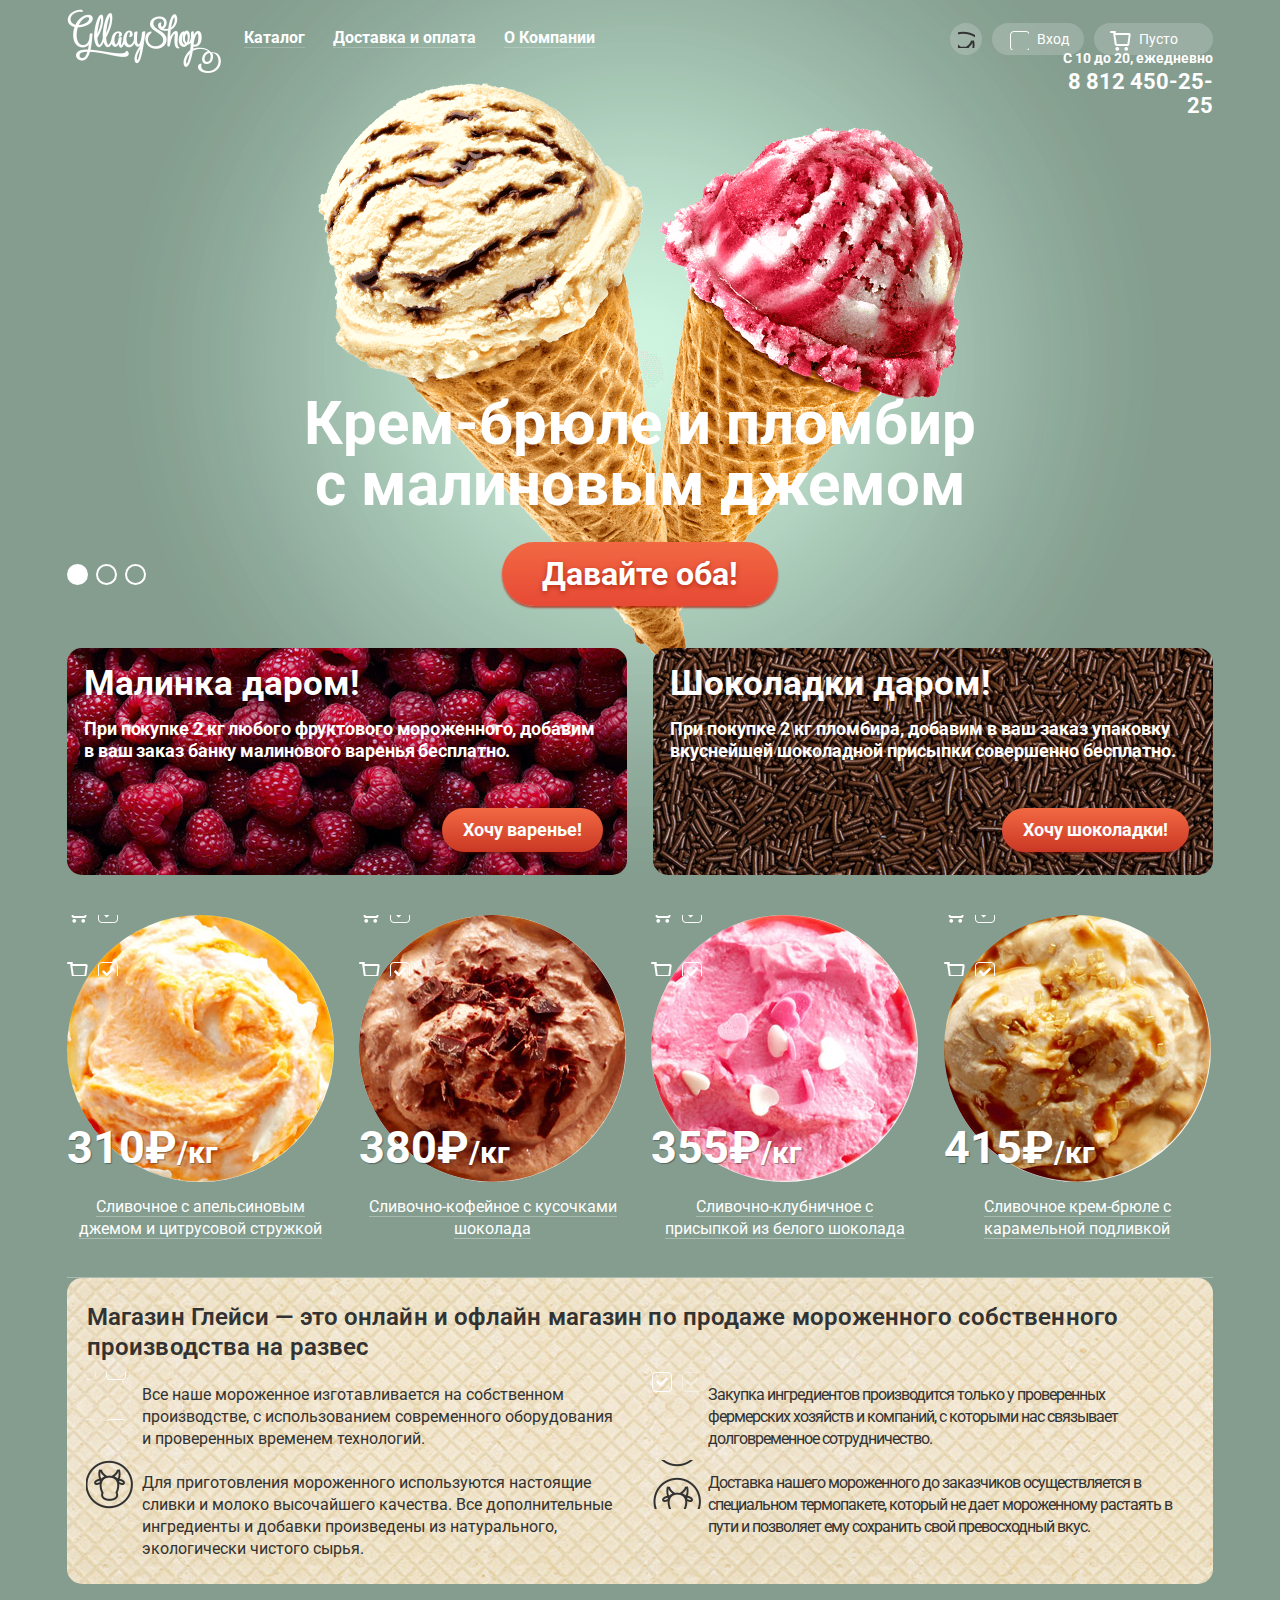
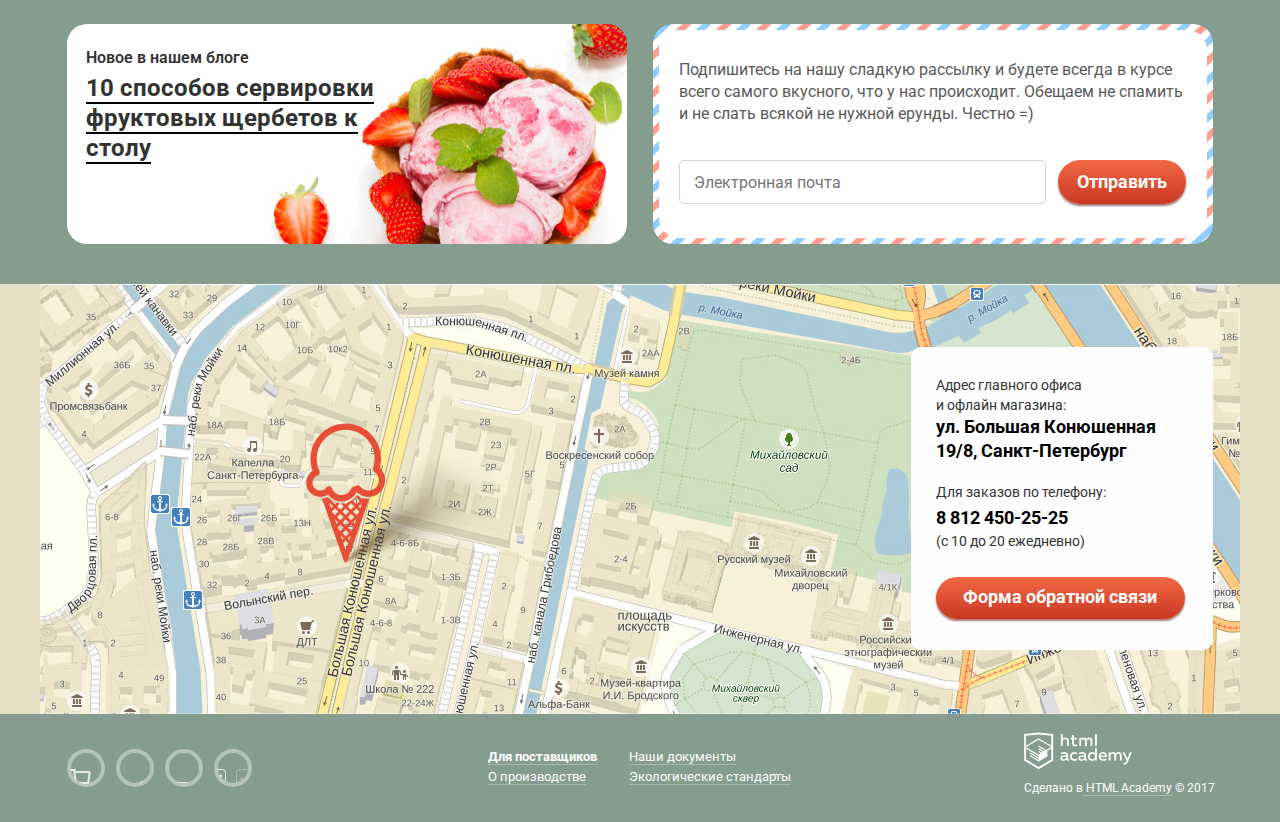
<file: index.html>
<!DOCTYPE html>
<html lang="ru">
  <head>
    <meta charset="utf-8">
    <title>HTML Academy: Глейси</title>
    <link rel="stylesheet" type="text/css" href="css/normalize.css">
    <link rel="stylesheet" type="text/css" href="css/style.min.css">
    <link href="https://fonts.googleapis.com/css?family=Roboto:400,500,700&amp;subset=cyrillic" rel="stylesheet"> 
  </head>
  <body>
    <input type="radio" id="btn_1" name="toggle" checked>
    <input type="radio" id="btn_2" name="toggle">
    <input type="radio" id="btn_3" name="toggle">
    <div class="site_wrapper">
      <div class="content_wrapper">
        <header class="main_header">
          <div class="main_logo">
            <img src="img/logo.png" width="154" height="64" alt="Глейси">
          </div>
          <nav class="main_nav">
            <ul class="main_nav_list">
              <li class="main_nav_list_item">
                <a href="#">Каталог</a>
                  <ul class="sub_catalog">
                    <li class="sub_catalog_item">
                      <a href="#">Новинки</a>
                    </li>
                    <li class="sub_catalog_item">
                      <a href="catalog.html">Сливочное</a>
                    </li>
                    <li class="sub_catalog_item">
                      <a href="#">Щербеты</a>
                    </li>
                    <li class="sub_catalog_item">
                      <a href="#">Фруктовый лед</a>
                    </li>
                    <li class="sub_catalog_item">
                      <a href="#">Мелорин</a>
                    </li> 
                  </ul>
                </li>
              <li class="main_nav_list_item">
                <a href="#">Доставка и оплата</a>
              </li>
              <li class="main_nav_list_item">
                <a href="#">О Компании</a>
              </li>
            </ul>
          </nav>
          <div class="user_block">
            <ul>
              <li class="ub_list_item">
                <a class="btn_search" href="#">Поиск</a>
                <div class="search_dialog">
                  <form action="https://echo.htmlacademy.ru/" method="post">
                    <input class="input_field" type="text" name="search" placeholder="Что ищем?" required>
                    <label class="input_field_label" for="search">Что ищем?</label>
                  </form>
                </div>
              </li>
              <li class="ub_list_item">
                <a class="btn_login" href="#">Вход</a>
                <div class="login_dialog">
                  <form action="https://echo.htmlacademy.ru/" method="post">
                    <input class="input_field" type="email" name="email" placeholder="Электронная почта" required>
                    <label class="input_field_label" for="email">Электронная почта</label>
                    <input class="input_field" type="password" name="password" placeholder="Пароль" required>
                    <label class="input_field_label" for="password">Пароль</label>
                    <button class="btn" type="submit">Войти</button>
                    <p>
                      <a class="negativ" href="#">Забыли пароль?</a>
                      <a class="negativ" href="#">Новая регистрация</a>
                    </p>
                  </form>
                </div>
              </li>
              <li class="ub_list_item">
                <a class ="btn_cart" href="#">Пусто</a>
              </li>
            </ul>
          </div>
        <div class="header_contacts">
          <span>С 10 до 20, ежедневно</span><br>
          <span><b>8 812 450-25-25</b></span>
        </div>
      </header>
      <div class="slider">
        <div class="slide" id="slide1">
          <p class="slide_title">Крем-брюле и пломбир с малиновым джемом</p>
          <a class="slide_btn" href="#">Давайте оба!</a>
        </div>
        <div class="slide" id="slide2">
          <p class="slide_title">Шоколадный пломбир и лимонный сорбет</p>
          <a class="slide_btn" href="#">Давайте оба!</a>
        </div>
        <div class="slide" id="slide3">
          <p class="slide_title">Пломбир с помадкой и клубничный щербет</p>
          <a class="slide_btn" href="#">Давайте оба!</a>
        </div>
        <div class="slider_controls">
          <label for="btn_1"></label>
          <label for="btn_2"></label>
          <label for="btn_3"></label>
        </div>
      </div>
      <main class="main_content">
        <section class="promo_features">
          <div class="promo left">
            <h3 class="promo_phrase">Малинка даром!</h3>
            <p>При покупке 2 кг любого фруктового мороженного, добавим в ваш заказ банку малинового варенья бесплатно.</p>
            <a class="btn" href="#">Хочу варенье!</a>
          </div>
          <div class="promo right">
            <h3 class="promo_phrase">Шоколадки даром!</h3>
            <p>При покупке 2 кг пломбира, добавим в ваш заказ упаковку вкуснейшей шоколадной присыпки совершенно бесплатно.</p>
            <a class="btn" href="#">Хочу шоколадки!</a>
          </div>
        </section>
        <section class="catalog">
          <div class="catalog_item hit">
            <img src="img/catalog_icecream1.jpg" width="267" height="267" alt="Сливочное с апельсиновым джемом и цитрусовой стружкой">
            <p class="price">310&#8381;<span>/кг</span></p>
            <p><a class="link" href="#">Сливочное с апельсиновым джемом и цитрусовой стружкой</a></p>
            <a class="btn quick" href="#">Быстрый просмотр</a>
          </div>
          <div class="catalog_item hit">
            <img src="img/catalog_icecream2.jpg" width="267" height="267" alt="Сливочно-кофейное с кусочками шоколада">
            <p class="price">380&#8381;<span>/кг</span></p>
            <p><a class="link" href="#">Сливочно-кофейное с кусочками шоколада</a></p>
            <a class="btn quick" href="#">Быстрый просмотр</a>
          </div>
          <div class="catalog_item hit">
            <img src="img/catalog_icecream3.jpg" width="267" height="267" alt="Сливочно-клубничное с присыпкой из белого шоколада">
            <p class="price">355&#8381;<span>/кг</span></p>
            <p><a class="link" href="#">Сливочно-клубничное с присыпкой из белого шоколада</a></p>
            <a class="btn quick" href="#">Быстрый просмотр</a>
          </div>
          <div class="catalog_item hit">
            <img src="img/catalog_icecream4.jpg" width="267" height="267" alt="Сливочное крем-брюле с карамельной подливкой">
            <p class="price">415&#8381;<span>/кг</span></p>
            <p><a class="link" href="#">Сливочное крем-брюле с карамельной подливкой</a></p>
            <a class="btn quick" href="#">Быстрый просмотр</a>
          </div>
        </section>
        <section class="features">
          <h3>Магазин Глейси &mdash; это онлайн и офлайн магазин по продаже мороженного собственного производства на развес</h3>
          <div class="features_left">
            <p class="paragraph one">Все наше мороженное изготавливается на собственном производстве, с использованием современного оборудования и проверенных временем технологий.</p>
            <p class="paragraph two">Для приготовления мороженного используются настоящие сливки и молоко высочайшего качества. Все дополнительные ингредиенты и добавки произведены из натурального, экологически чистого сырья.</p>
          </div>
          <div class="features_right">
            <p class="paragraph three">Закупка ингредиентов производится только у проверенных фермерских хозяйств и компаний, с которыми нас связывает долговременное сотрудничество.</p>
            <p class="paragraph four">Доставка нашего мороженного до заказчиков осуществляется в специальном термопакете, который не дает мороженному растаять в пути и позволяет ему сохранить свой превосходный вкус.</p>
          </div>
        </section>
        <section class="news">
          <div class="blog">
            <h3>Новое в нашем блоге</h3>
            <a href="#">
              <span class="negativ">10 способов сервировки фруктовых щербетов к столу</span>
            </a>
          </div>
          <div class="subscription">
            <div class="subscription_inner">
              <p>Подпишитесь на нашу сладкую рассылку и будете всегда в курсе всего самого вкусного, что у нас происходит. Обещаем не спамить и не слать всякой не нужной ерунды. Честно =)</p>
              <form action="https://echo.htmlacademy.ru/" method="post">
                <input class="input_field" type="subscription_email" placeholder="Электронная почта" required>
                <label class="input_field_label" for="subscription_email">Электронная почта</label>
                <button class="btn subscription_btn" type="submit">Отправить</button>
              </form>
            </div>
          </div>
        </section>
        </main>
      </div>
      <section class="map" id="map">
       <iframe class="interactive_map" src="https://api-maps.yandex.ru/frame/v1/-/C6qeJR1H" height="430"></iframe>
        <div class="contacts">
          <p>Адрес главного офиса и офлайн магазина:</p>
          <p><b>ул. Большая Конюшенная 19/8, Санкт-Петербург</b></p>
          <p>Для заказов по телефону:</p>
          <p><b>8 812 450-25-25</b></p>
          <p>(с 10 до 20 ежедневно)</p>
          <a href="http://feedback.gl.ru" class="btn open">Форма обратной связи</a>
        </div>
      </section>
      <div class="content_wrapper">
        <footer class="main_footer">
          <section class="social_container">
            <a class="social tw" href="#">Твитер</a>
            <a class="social ig" href="#">Инстаграм</a>
            <a class="social fb" href="#">Фейсбук</a>
            <a class="social vk" href="#">Вконтакте</a>
          </section>
          <nav class="footer_nav">
            <div class="footer_nav_column1">
              <ul>
                <li><a class="link markup" href="#">Для поставщиков</a></li>
                <li><a class="link" href="#">О производстве</a></li>
              </ul>
            </div>
            <div class="footer_nav_column2">
              <ul>
                <li><a class="link" href="#">Наши документы</a></li>
                <li><a class="link" href="#">Экологические стандарты</a></li>
              </ul>
            </div>
          </nav>
          <section class="author">
            <a class="author_logo" href="https://htmlacademy.ru/intensive/htmlcss"><img src="img/htmlacademy_logo.png" width="108" height="38" alt="лендинг интенсива «Базовый HTML и CSS»">лого Академии</a>
            <p>Сделано в<a class="link" href="https://htmlacademy.ru/intensive/htmlcss"> HTML Academy</a> &copy; 2017</p>
          </section>
        </footer>
      </div>
      <div class="feedback_dialog closed">
        <form action="https://echo.htmlacademy.ru/" method="post">
          <h3>Мы обязательно вам ответим!</h3>
          <button class="close" type="button">Закрыть</button>
          <input class="input_field" type="text" name="feedback_name" placeholder="Как вас зовут?" required>
          <label class="input_field_label" for="feedback_name">Как вас зовут?</label>
          <input class="input_field" type="email" name="feedback_email" placeholder="Ваша почта для ответа?" required>
          <label class="input_field_label" for="feedback_email">Ваша почта для ответа?</label>
          <textarea class="input_field" name="feedback_question" placeholder="Напишите что-нибудь..." cols="50" rows="10" minlength="1" required></textarea>
          <label class="input_field_label" for="feedback_question">Напишите что-нибудь...</label>
          <button class="btn" type="submit">Отправить</button>
        </form>
      </div>
      <div class="feedback_dialog_overlay closed"></div>
    </div>
    <script type="text/javascript" src="js/script.min.js"></script>
  </body>
</html>
</file>
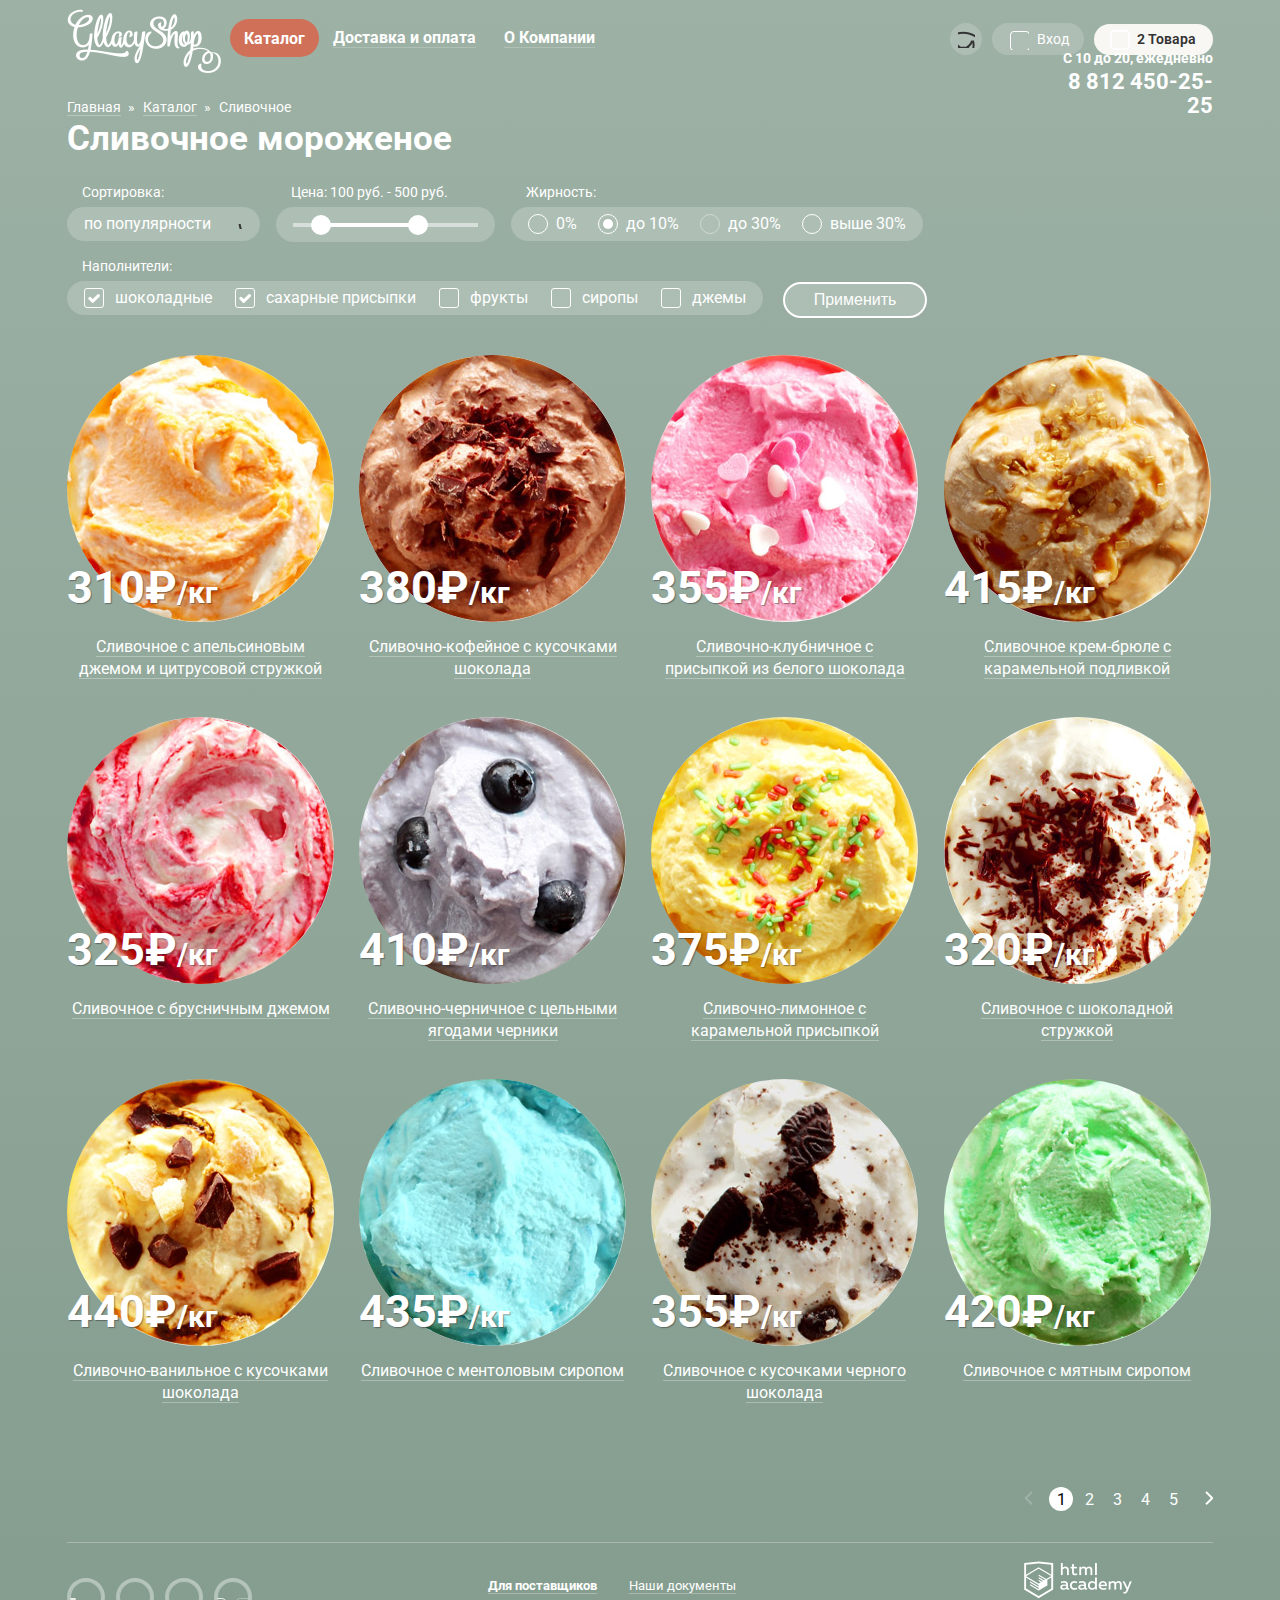
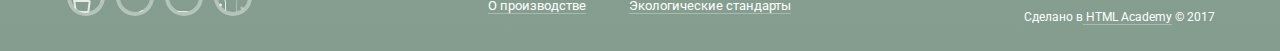
<file: catalog.html>
<!DOCTYPE html>
<html lang="ru">
  <head>
    <meta charset="utf-8">
    <title>Каталог</title>
    <link rel="stylesheet" type="text/css" href="css/normalize.css">
    <link rel="stylesheet" type="text/css" href="css/style.min.css">
    <link href="https://fonts.googleapis.com/css?family=Roboto:400,500,700&amp;subset=cyrillic" rel="stylesheet">
  </head>
  <body>
    <div class="content_wrapper">
      <header class="main_header">
        <div class="main_logo">
          <a href="index.html"><img src="img/logo.png" width="154" height="64" alt="Глейси"></a>
        </div>
        <nav class="main_nav">
          <ul class="main_nav_list">
            <li class="main_nav_list_item is_here_main">
              <a href="#">Каталог</a>
                <ul class="sub_catalog">
                  <li class="sub_catalog_item">
                    <a href="#">Новинки</a>
                  </li>
                  <li class="sub_catalog_item is_here">
                    <a>Сливочное</a>
                  </li>
                  <li class="sub_catalog_item">
                    <a href="#">Щербеты</a>
                  </li>
                  <li class="sub_catalog_item">
                    <a href="#">Фруктовый лед</a>
                  </li>
                  <li class="sub_catalog_item">
                    <a href="#">Мелорин</a>
                  </li> 
                </ul>
            </li>
            <li class="main_nav_list_item">
              <a href="#">Доставка и оплата</a>
            </li>
            <li class="main_nav_list_item">
              <a href="#">О Компании</a>
            </li>
          </ul>
        </nav>
        <div class="user_block">
          <ul>
            <li class="ub_list_item">
              <a class="btn_search" href="#">Поиск</a>
              <div class="search_dialog">
                <form action="https://echo.htmlacademy.ru/" method="post">
                  <input class="input_field" type="text" name="search" placeholder="Что ищем?" required>
                  <label class="input_field_label" for="search">Что ищем?</label>
                </form>
              </div>
            </li>
            <li class="ub_list_item">
              <a class="btn_login" href="#">Вход</a>
              <div class="login_dialog">
                <form action="https://echo.htmlacademy.ru/" method="post">
                  <input class="input_field" type="email" name="email" placeholder="Электронная почта" required>
                  <label class="input_field_label" for="email">Электронная почта</label>
                  <input class="input_field" type="password" name="password" placeholder="Пароль" required>
                  <label class="input_field_label" for="password">Пароль</label> 
                  <button class="btn" type="submit">Войти</button>
                  <p>
                    <a class="negativ" href="#">Забыли пароль?</a>
                    <a class="negativ" href="#">Новая регистрация</a>
                  </p>
                </form>
              </div>
            </li>
            <li class="ub_list_item">
              <a class ="btn_cart full" href="#">2 Товара</a>
              <div class="cart_dialog">
                <div class="cart_row">
                  <button class="delete" type="button">Удалить</button>
                  <img class="cart_image1" src="img/catalog_icecream1.jpg" width="33" height="33" alt="Пломбир с апельсиновым джемом">
                  <p class="cart_name">Пломбир с апельсиновым джемом</p>
                  <p class="cart_price">1,5 кг х <span>200 руб.</span></p>
                  <p class="cart_sum">300 руб.</p>
                </div>
                <div class="cart_row">
                   <button class="delete" type="button">Удалить</button>
                   <img class="cart_image2" src="img/catalog_icecream3.jpg" width="33" height="33" alt="Клубничный пломбир с присыпкой из белого шоколада">
                   <p class="cart_name">Клубничный пломбир с присыпкой из белого шоколада</p>
                   <p class="cart_price">1,5 кг х <span>300 руб.</span></p>
                   <p class="cart_sum">450 руб.</p>
                </div>
                <div class="cart_footer">
                  <p class="cart_total">Итого: 750 руб.</p>
                  <a href="#" class="btn order">Оформить заказ</a>
                </div>
              </div>
            </li>
          </ul>
        </div>
        <div class="header_contacts">
          <span>С 10 до 20, ежедневно</span><br>
          <span><b>8 812 450-25-25</b></span>
        </div>
      </header>
      <main class="main_content">
        <div class="main_container">
          <div class="top_main">
            <div class="breadcrumbs">
              <ul>
                <li>
                  <a class="link" href="index.html">Главная</a>
                </li>
                <li>
                  <a class="link" href="#">Каталог</a>
                </li>
                <li>
                  <a>Сливочное</a>
                </li>
              </ul>
            </div>
            <h1 class="promo_phrase catalog_page_name">Сливочное мороженое</h1>
          </div>
          <form class="filter" action="https://echo.htmlacademy.ru/" method="post">
            <div class="sort_filter">
              <span class="filter_section_name">Сортировка:</span>
              <div class="filter_section_container">
                  <select class="sort_input" id="sort" name="sort">
                    <option>по популярности</option>
                    <option>сначала недорогие</option>
                    <option>сначала дорогие</option>
                    <option>по жирности</option>
                  </select>
                  <div class="sort_input_indicator"></div>
              </div>
            </div>
            <div class="price_filter">
              <span class="filter_section_name">Цена: 100 руб. - 500 руб.</span>
                <div class="filter_section_container spec">
                  <div class="range_controls">
                    <div class="scale">
                      <div class="bar"></div> 
                    </div>
                    <div class="range_toggle range_toggle_min"></div>
                    <div class="range_toggle range_toggle_max"></div>
                  </div>
                </div>
            </div>
            <div class="fat_filter">
              <span class="filter_section_name">Жирность:</span>
              <div class="filter_section_container">
                <label class="filter_radio">
                  <input type="radio" name="fat" value="0">
                  <span class="radio_indicator"></span>0%
                </label>
                <label class="filter_radio">
                  <input type="radio" name="fat" value="<10" checked>
                  <span class="radio_indicator"></span>до 10%
                </label>
                <label class="filter_radio">
                  <input type="radio" name="fat" value="<30" disabled>
                  <span class="radio_indicator"></span>до 30%
                </label>
                <label class="filter_radio">
                  <input type="radio" name="fat" value=">30">
                  <span class="radio_indicator"></span>выше 30%
                </label>
              </div>
            </div>
            <div class="filler_filter">
              <span class="filter_section_name">Наполнители:</span>
              <div class="filter_section_container">
                <label class="filter_checkbox">
                  <input type="checkbox" name="chocolate" checked>
                  <span class="checkbox_indicator"></span>шоколадные
                </label>
                <label class="filter_checkbox">
                  <input type="checkbox" name="sugar" checked>
                  <span class="checkbox_indicator"></span>сахарные присыпки
                </label>
                <label class="filter_checkbox">
                  <input type="checkbox" name="fruit">
                  <span class="checkbox_indicator"></span>фрукты
                </label>
                <label class="filter_checkbox">
                  <input type="checkbox" name="sirup">
                  <span class="checkbox_indicator"></span>сиропы
                </label>
                <label class="filter_checkbox">
                  <input type="checkbox" name="jam">
                  <span class="checkbox_indicator"></span>джемы
                </label>
              </div>
            </div>
            <button class="btn_filter" type="submit">Применить</button>
          </form>
          <section class="catalog">
            <div class="catalog_item">
              <img src="img/catalog_icecream1.jpg" width="267" height="267" alt="Сливочное с апельсиновым джемом и цитрусовой стружкой">
              <p class="price">310&#8381;<span>/кг</span></p>
              <p><a class="link" href="#">Сливочное с апельсиновым джемом и цитрусовой стружкой</a></p>
              <a class="btn quick" href="#">Быстрый просмотр</a>
            </div>
            <div class="catalog_item">
              <img src="img/catalog_icecream2.jpg" width="267" height="267" alt="Сливочно-кофейное с кусочками шоколада">
              <p class="price">380&#8381;<span>/кг</span></p>
              <p><a class="link" href="#">Сливочно-кофейное с кусочками шоколада</a></p>
              <a class="btn quick" href="#">Быстрый просмотр</a>
            </div>
            <div class="catalog_item">
              <img src="img/catalog_icecream3.jpg" width="267" height="267" alt="Сливочно-клубничное с присыпкой из белого шоколада">
              <p class="price">355&#8381;<span>/кг</span></p>
              <p><a class="link" href="#">Сливочно-клубничное с присыпкой из белого шоколада</a></p>
              <a class="btn quick" href="#">Быстрый просмотр</a>
            </div>
            <div class="catalog_item">
              <img src="img/catalog_icecream4.jpg" width="267" height="267" alt="Сливочное крем-брюле с карамельной подливкой">
              <p class="price">415&#8381;<span>/кг</span></p>
              <p><a class="link" href="#">Сливочное крем-брюле с карамельной подливкой</a></p>
              <a class="btn quick" href="#">Быстрый просмотр</a>
            </div>
            <div class="catalog_item">
              <img src="img/catalog_icecream5.jpg" width="267" height="267" alt="Сливочное с брусничным джемом">
              <p class="price">325&#8381;<span>/кг</span></p>
              <p><a class="link" href="#">Сливочное с брусничным джемом</a></p>
              <a class="btn quick" href="#">Быстрый просмотр</a>
            </div>
            <div class="catalog_item">
              <img src="img/catalog_icecream6.jpg" width="267" height="267" alt="Сливочно-черничное с цельными ягодами черники">
              <p class="price">410&#8381;<span>/кг</span></p>
              <p><a class="link" href="#">Сливочно-черничное с цельными ягодами черники</a></p>
              <a class="btn quick" href="#">Быстрый просмотр</a>
            </div>
            <div class="catalog_item">
              <img src="img/catalog_icecream7.jpg" width="267" height="267" alt="Сливочно-лимонное с карамельной присыпкой">
              <p class="price">375&#8381;<span>/кг</span></p>
              <p><a class="link" href="#">Сливочно-лимонное с карамельной присыпкой</a></p>
              <a class="btn quick" href="#">Быстрый просмотр</a>
            </div>
            <div class="catalog_item">
              <img src="img/catalog_icecream8.jpg" width="267" height="267" alt="Сливочное с шоколадной стружкой">
              <p class="price">320&#8381;<span>/кг</span></p>
              <p><a class="link" href="#">Сливочное с шоколадной стружкой</a></p>
              <a class="btn quick" href="#">Быстрый просмотр</a>
            </div>
            <div class="catalog_item">
              <img src="img/catalog_icecream9.jpg" width="267" height="267" alt="Сливочно-ванильное с кусочками шоколада">
              <p class="price">440&#8381;<span>/кг</span></p>
              <p><a class="link" href="#">Сливочно-ванильное с кусочками шоколада</a></p>
              <a class="btn quick" href="#">Быстрый просмотр</a>
            </div>
            <div class="catalog_item">
              <img src="img/catalog_icecream10.jpg" width="267" height="267" alt="Сливочное с ментоловым сиропом">
              <p class="price">435&#8381;<span>/кг</span></p>
              <p><a class="link" href="#">Сливочное с ментоловым сиропом</a></p>
              <a class="btn quick" href="#">Быстрый просмотр</a>
            </div>
            <div class="catalog_item">
              <img src="img/catalog_icecream11.jpg" width="267" height="267" alt="Сливочное с кусочками черного шоколада">
              <p class="price">355&#8381;<span>/кг</span></p>
              <p><a class="link" href="#">Сливочное с кусочками черного шоколада</a></p>
              <a class="btn quick" href="#">Быстрый просмотр</a>
            </div>
            <div class="catalog_item">
              <img src="img/catalog_icecream12.jpg" width="267" height="267" alt="Сливочное с мятным сиропом">
              <p class="price">420&#8381;<span>/кг</span></p>
              <p><a class="link" href="#">Сливочное с мятным сиропом</a></p>
              <a class="btn quick" href="#">Быстрый просмотр</a>
            </div>
            <div class="pagination">
            <ul class="paginator">
              <li>
                <a class="nav_btn inactive" href="#"><span>&lt;</span></a>
              </li>
              <li>
                <a class="nav_btn is_active"><span>1</span></a>
              </li>
              <li>
                <a class="nav_btn" href="#"><span>2</span></a>
              </li>
              <li>
                <a class="nav_btn" href="#"><span>3</span></a>
              </li>
              <li>
                <a class="nav_btn" href="#"><span>4</span></a>
              </li>
              <li>
                <a class="nav_btn" href="#"><span>5</span></a>
              </li>
              <li>
                <a class="nav_btn" href="#"><span>&#5171;</span></a>
              </li>
            </ul>
          </div>
        </section>
      </div>
    </main>
    <footer class="main_footer">
      <section class="social_container">
        <a class="social tw" href="#">Твитер</a>
        <a class="social ig" href="#">Инстаграм</a>
        <a class="social fb" href="#">Фейсбук</a>
        <a class="social vk" href="#">Вконтакте</a>
      </section>
      <nav class="footer_nav">
        <div class="footer_nav_column1">
          <ul>
            <li><a class="link markup" href="#">Для поставщиков</a></li>
            <li><a class="link" href="#">О производстве</a></li>
          </ul>
        </div>
        <div class="footer_nav_column2">
          <ul>
            <li><a class="link" href="#">Наши документы</a></li>
            <li><a class="link" href="#">Экологические стандарты</a></li>
          </ul>
        </div>
      </nav>
      <section class="author">
        <a class="author_logo" href="https://htmlacademy.ru/intensive/htmlcss"><img src="img/htmlacademy_logo.png" width="108" height="38" alt="лендинг интенсива «Базовый HTML и CSS»">лого Академии</a>
        <p>Сделано в<a class="link" href="https://htmlacademy.ru/intensive/htmlcss"> HTML Academy</a> &copy; 2017</p>
      </section>
    </footer>
   </div>
  </body>
</html>
</file>
<file: css/style.min.css>
body{background-color:#849d8f;background:-webkit-gradient(linear,left top,left bottom,from(#9db1a5),to(#849d8f));background:linear-gradient(to bottom,#9db1a5 0%,#849d8f 100%);line-height:22px;font-size:16px;font-weight:400;font-family:"Roboto","Arial",sans-serif;margin:0;padding:0}body>input[type=radio]{display:none}.link,a,body{color:#fff}a{text-decoration:none}img{max-width:100%;height:auto}.link{border-bottom:1px solid rgba(255,255,255,.3)}.link:active,.link:hover{color:#ffbc9e;border-bottom:1px solid rgba(255,188,158,.3)}.negativ{color:#323232;border-bottom:1px solid rgba(0,0,0,.3)}.negativ:active,.negativ:hover{color:#e84d37;border-bottom:1px solid rgba(232,77,55,.3)}.btn,.input_field{font-weight:700;line-height:24px;font-family:"Roboto","Arial",sans-serif}.btn{cursor:pointer;background-color:#f26843;background:-webkit-gradient(linear,left top,left bottom,from(#f26843),to(#ca3824));background:linear-gradient(to bottom,#f26843 0%,#ca3824 100%);-webkit-box-shadow:0 2px 2px rgba(85,8,0,.54);box-shadow:0 2px 2px rgba(85,8,0,.54);padding:10px 23px;border:0;border-radius:50px;color:#fefefe;font-size:18px}.btn:hover{background-color:#f58669;background:-webkit-gradient(linear,left top,left bottom,from(#f58669),to(#ec6f5e));background:linear-gradient(to bottom,#f58669 0%,#ec6f5e 100%);-webkit-box-shadow:0 1px 2px #ac1000;box-shadow:0 1px 2px #ac1000}.btn:active{background-color:#c63e2b;background:-webkit-gradient(linear,left top,left bottom,from(#c63e2b),to(#e1613e));background:linear-gradient(to bottom,#c63e2b 0%,#e1613e 100%);-webkit-box-shadow:inset 0 2px 2px #942718;box-shadow:inset 0 2px 2px #942718}.input_field{padding:0 14px;height:44px;-webkit-box-sizing:border-box;box-sizing:border-box;border-radius:5px;border:1px solid #d3d3d2;color:#323232;font-size:16px}.input_field::-webkit-input-placeholder{font-weight:400}.input_field:-ms-input-placeholder{font-weight:400}.input_field:-moz-placeholder,.input_field::-moz-placeholder{font-weight:400}.input_field:hover{border:2px solid #c7c6c5;padding:0 13px}.input_field:focus{border:2px solid #8fbdec;color:#8fbdec;padding:0 13px;outline:0;font-weight:400}.input_field:focus::-webkit-input-placeholder{color:#5b9ddf}.input_field:focus:-ms-input-placeholder{color:#5b9ddf}.input_field:focus:-moz-placeholder,.input_field:focus::-moz-placeholder{color:#5b9ddf;opacity:1}.input_field_label{font-size:0;line-height:13px;color:#999;position:absolute}.input_field_label[for=feedback_name]{top:48px;left:40px}.input_field_label[for=feedback_email]{top:113px;left:40px}.input_field_label[for=feedback_question]{top:176px;left:40px}.input_field_label[for=search]{top:5px;left:33px}.input_field_label[for=email]{top:4px;left:33px}.input_field_label[for=password]{top:68px;left:33px}.input_field_label[for=subscription_email]{top:-15px;left:17px}.input_field:focus+.input_field_label{font-size:11px;color:#5b9ddf}.input_field:valid+.input_field_label{font-size:11px}.site_wrapper{background-color:#849d8f;background-image:url(../img/icecream_1.png);background-repeat:no-repeat;background-position:top center;min-width:1200px}.content_wrapper{width:1146px;margin:0 auto;padding:0 2.3%}.cart_dialog,.login_dialog,.main_nav .sub_catalog,.search_dialog,.slider_promo2,.slider_promo3{display:none}.main_header{display:-webkit-box;display:-ms-flexbox;display:flex;margin-left:auto;margin-right:auto;padding:9px 0 0;-webkit-box-align:start;-ms-flex-align:start;align-items:flex-start;position:relative}.main_logo{width:154px;margin-right:9px}.main_header ul{display:-webkit-box;display:-ms-flexbox;display:flex;list-style:none;padding:0;margin:0}.main_nav{width:400px;margin-top:10px;position:relative}.main_nav_list_item{padding:8px 14px}.main_nav_list_item>a{font-size:16px;line-height:18px;border-bottom:1px solid rgba(255,255,255,.2);font-weight:700}.main_nav_list_item:hover{background-color:#f7f6f3;border-radius:20px}.main_nav_list_item:hover a{color:#333}.main_nav_list_item:active{background-color:#ededed;-webkit-box-shadow:inset 0 2px 1px #696969;box-shadow:inset 0 2px 1px #696969}.main_nav_list_item:hover .sub_catalog,.sub_catalog:hover{display:block}.sub_catalog{position:absolute;top:41px;left:-7px;z-index:2;background-color:#f8f7f4;margin:0;padding:0;display:-webkit-box;display:-ms-flexbox;display:flex;-webkit-box-orient:vertical;-webkit-box-direction:normal;-ms-flex-direction:column;flex-direction:column;border-radius:5px;-webkit-box-shadow:0 20px 20px rgba(0,0,0,.4);box-shadow:0 20px 20px rgba(0,0,0,.4)}.sub_catalog::before{content:"  ";display:block;height:15px;width:150px;position:absolute;top:-10px}.sub_catalog_item:first-child{position:relative;border-radius:5px 5px 0 0}.sub_catalog_item:first-child::after{position:absolute;top:34px;left:7px;content:"";display:block;width:128px;height:1px;background-color:#d1d0ce}.sub_catalog_item:last-child{border-radius:0 0 5px 5px}.sub_catalog_item{margin:0;padding:9px 21px}.sub_catalog_item:first-child a{font-weight:700}.sub_catalog a{display:block;font-size:14px;line-height:16px;color:#323232;padding:0;margin:0}.sub_catalog_item:hover{background-color:#fbded7}.sub_catalog_item:active{background-color:#f6b5a5}.is_here,.is_here_main{background-color:#d07058}.sub_catalog .is_here a{color:#fff}.is_here:hover a{color:#323232}.is_here_main{border-radius:20px;padding:9px 14px 6px}.is_here_main a{color:#fff;border:0}.user_block{width:300px;margin-left:auto;margin-top:22px}.login_dialog form,.user_block ul{display:-webkit-box;display:-ms-flexbox;display:flex;-webkit-box-pack:end;-ms-flex-pack:end;justify-content:flex-end;-webkit-box-align:start;-ms-flex-align:start;align-items:flex-start}.user_block li{margin-left:10px;font-size:14px;line-height:16px}.btn_search,.ub_list_item{position:relative}.btn_search{border-radius:32px;background-color:rgba(248,247,244,.2);font-size:0;margin-top:-8px;width:32px;height:32px}.btn_search::before{display:block;content:"";width:17px;height:17px;background-position:-205px -64px;background-image:url(../img/sprites.png);position:absolute;top:8px;left:8px}.btn_search:hover{background-color:#f8f7f4}.btn_search:hover::before{background-position:-178px -64px}.btn_search,.btn_search:hover~.search_dialog,.search_dialog:hover{display:block}.login_dialog,.search_dialog{position:absolute;top:28px;right:0;padding:20px 15px;background-color:#f8f7f4;border-radius:5px;z-index:2;-webkit-box-shadow:0 20px 20px rgba(0,0,0,.4);box-shadow:0 20px 20px rgba(0,0,0,.4)}.login_dialog::before,.search_dialog::before{content:"  ";display:block;height:15px;width:150px;position:absolute;right:0;top:-10px}.search_dialog input{width:310px}.login_dialog{right:-3px;padding:20px 18px 22px;width:241px;height:172px}.login_dialog p{width:120px;font-size:13px;line-height:21px;padding:0;margin:0}.login_dialog form{-ms-flex-wrap:wrap;flex-wrap:wrap;-webkit-box-pack:justify;-ms-flex-pack:justify;justify-content:space-between}.login_dialog input{width:240px;margin-bottom:20px}.login_dialog .btn{width:100px}.btn_cart,.btn_login{padding:8px 15px 8px 45px;border-radius:20px;background-color:rgba(248,247,244,.2);position:relative}.btn_cart::before,.btn_login::before,.full::before{display:block;content:"";width:21px;height:19px;background-position:-94px -5px;background-image:url(../img/sprites.png);position:absolute;top:8px;left:16px}.btn_login:hover{background-color:#f8f7f4;color:#323232}.btn_login:hover::before{background-position:-125px -5px}.btn_login:hover~.login_dialog,.login_dialog:hover{display:block}.btn_cart{padding:8px 35px 8px 45px}.btn_cart::before,.full::before{height:20px;background-position:-5px -5px}.cart_dialog,.full{color:#323232;background-color:#f8f7f4}.full{font-weight:600;padding:7px 17px 8px 43px}.full::before{background-position:-156px -5px;top:6px}.cart_dialog:hover,.full:hover~.cart_dialog{display:-webkit-box;display:-ms-flexbox;display:flex}.cart_dialog{position:absolute;top:29px;right:0;padding:15px 13px 20px 20px;border-radius:5px;z-index:2;-webkit-box-shadow:0 20px 20px rgba(0,0,0,.4);box-shadow:0 20px 20px rgba(0,0,0,.4);-webkit-box-orient:vertical;-webkit-box-direction:normal;-ms-flex-direction:column;flex-direction:column;width:507px}.cart_dialog::before{content:"  ";display:block;height:15px;width:150px;position:absolute;right:0;top:-10px}.cart_row{font-size:13px;line-height:16px;display:-webkit-box;display:-ms-flexbox;display:flex;-webkit-box-align:baseline;-ms-flex-align:baseline;align-items:baseline}.cart_row p{margin:17px -20px 16px 44px}.cart_row:first-child p{margin:13px -20px 20px 44px}.cart_row img{border-radius:33px;position:absolute}.cart_row .cart_image1{top:19px;left:41px}.cart_row .cart_image2{top:72px;left:42px}.delete{font-size:0;border:0;width:14px;height:14px;margin-right:10px;background-color:transparent;position:relative}.delete::after,.delete::before{content:"";position:absolute;top:1px;left:-5px;display:block;width:14px;height:1px;background-color:#9f9f9f;cursor:pointer}.delete::before{-webkit-transform:rotate(45deg);transform:rotate(45deg)}.delete::after{-webkit-transform:rotate(-45deg);transform:rotate(-45deg)}.cart_name{width:220px;margin-right:30px}.cart_price{width:100px;margin-right:25px}.cart_price span{color:#9f9f9f}.cart_sum{width:50px}.cart_footer{display:-webkit-box;display:-ms-flexbox;display:flex;-webkit-box-orient:vertical;-webkit-box-direction:normal;-ms-flex-direction:column;flex-direction:column;-webkit-box-align:end;-ms-flex-align:end;align-items:flex-end;border-top:1px solid #9f9f9f}.cart_total{font-size:15px;line-height:18px;font-weight:700;margin-top:15px;margin-bottom:12px}.order{padding:11px 15px}.header_contacts{position:absolute;width:170px;font-size:14px;line-height:16px;font-weight:700;text-align:right;bottom:-39px;right:0}.header_contacts b{font-size:22px;line-height:24px;font-weight:700;display:block;margin-top:4px}.breadcrumbs li,.pagination li,.slider_controls label,.user_block li{vertical-align:top;display:inline-block}.slider{position:relative;padding-top:314px;text-align:center;margin-bottom:42px}.filter_checkbox input[type=checkbox],.filter_radio input[type=radio],.slide{display:none}.slide_title{line-height:61px;font-size:60px;font-weight:700;width:700px;margin:0 auto 27px}.slide_btn{display:inline-block;padding:10px 40px;vertical-align:top;margin-left:auto;margin-right:auto;font-size:32px;font-weight:700;line-height:44px;background-color:#f26843;background:-webkit-gradient(linear,left top,left bottom,from(#f26843),to(#e74a35));background:linear-gradient(to bottom,#f26843 0%,#e74a35 100%);border-radius:50px;text-shadow:0 2px 5px rgba(160,32,11,.76);-webkit-box-shadow:0 2px 2px rgba(172,16,0,.64);box-shadow:0 2px 2px rgba(172,16,0,.64)}.slide_btn:hover{-webkit-box-shadow:0 2px 2px #ac1000;box-shadow:0 2px 2px #ac1000;background:-webkit-gradient(linear,left top,left bottom,from(#f58669),to(#ec6f5e));background:linear-gradient(to bottom,#f58669 0%,#ec6f5e 100%)}.slide_btn:active{-webkit-box-shadow:inset 0 2px 2px #942718;box-shadow:inset 0 2px 2px #942718;background:-webkit-gradient(linear,left top,left bottom,from(#d84732),to(#e1613e));background:linear-gradient(to bottom,#d84732 0%,#e1613e 100%)}.slider_controls{position:absolute;bottom:20px;left:0;font-size:0;z-index:10}.slider_controls label{width:17px;height:17px;margin-right:8px;background-color:transparent;border:2px solid #fff;border-radius:50%;cursor:pointer}.slider_controls label:hover{background-color:rgba(255,255,255,.4)}#btn_1:checked~.site_wrapper #slide1,#btn_2:checked~.site_wrapper #slide2,#btn_3:checked~.site_wrapper #slide3{display:block}#btn_1:checked~.site_wrapper label[for=btn_1],#btn_2:checked~.site_wrapper label[for=btn_2],#btn_3:checked~.site_wrapper label[for=btn_3]{background:#fff}#btn_1:checked~.site_wrapper{background-image:url(../img/icecream_1.png);background-color:#849d8f}#btn_2:checked~.site_wrapper{background-image:url(../img/icecream_2.png);background-color:#8996a6}#btn_3:checked~.site_wrapper{background-image:url(../img/icecream_3.png);background-color:#9d8b84}.promo,.promo_features{display:-webkit-box;display:-ms-flexbox;display:flex}.promo_features{margin-bottom:40px;width:1146px}.promo{width:519px;min-width:380px;padding:15px 24px 23px 17px;-webkit-box-orient:vertical;-webkit-box-direction:normal;-ms-flex-direction:column;flex-direction:column;-webkit-box-pack:start;-ms-flex-pack:start;justify-content:flex-start;-webkit-box-align:start;-ms-flex-align:start;align-items:flex-start;border-radius:15px}.promo .btn{display:block;padding:10px 21px}.promo p,.promo_phrase{line-height:41px;font-size:35px;font-weight:700;width:320px;margin:0}.promo p{margin:14px 0 46px;font-size:18px;line-height:22px;width:514px}.promo a{-ms-flex-item-align:end;align-self:flex-end;margin:0}.left{background-image:url(../img/raspberry.jpg);background-color:#480812;margin-right:26px;background-position:-51px -95px}.left p{letter-spacing:-.1px}.right{background-image:url(../img/chocolate.jpg);background-color:#402518;background-position:-218px -105px}.catalog{width:1146px;display:-webkit-box;display:-ms-flexbox;display:flex;-ms-flex-wrap:wrap;flex-wrap:wrap;-webkit-box-align:start;-ms-flex-align:start;align-items:flex-start;-webkit-box-pack:start;-ms-flex-pack:start;justify-content:flex-start;border-bottom:1px solid rgba(255,255,255,.3);position:relative}.catalog_item{width:267px;position:relative;margin-bottom:29px;margin-right:2.2%;font-size:16px;line-height:22px}.catalog_item:nth-child(4n){margin-right:0}.catalog_item img{border-radius:267px}.price{font-size:45px;line-height:45px;font-weight:700;position:absolute;top:165px;left:0;text-shadow:1px 1px 1px rgba(49,50,53,.5)}.catalog_item span{font-size:30px}.catalog_item p:not(.price){padding:0;margin:8px 2px;text-align:center}.quick{position:absolute;bottom:-47px;left:0;right:0;z-index:2;text-align:center;display:none}.catalog_item:hover .link{border-bottom:none}.blog a,.catalog_item:hover .quick,.quick:hover{display:block}.catalog_item:hover::after{content:"";position:absolute;top:-1.3%;left:-5%;width:110%;height:122%;background-color:rgba(255,255,255,.3);z-index:-1;-webkit-box-shadow:0 20px 20px rgba(0,0,0,.4);box-shadow:0 20px 20px rgba(0,0,0,.4);border-radius:5px}.catalog_item:hover{z-index:2}.hit::before,.paragraph::before{display:block;content:"";background-image:url(../img/sprites.png);position:absolute}.hit::before{background-position:-5px -76px;width:61px;height:61px;top:0;left:0}.features{color:#323232;padding:24px 25px 24px 20px;margin-bottom:40px;background-image:url(../img/waffle.jpg);background-color:#ebddbf;display:-webkit-box;display:-ms-flexbox;display:flex;-ms-flex-wrap:wrap;flex-wrap:wrap;-webkit-box-pack:justify;-ms-flex-pack:justify;justify-content:space-between;border-radius:15px}.blog h3,.features h3{margin:0;font-weight:600}.features h3{padding:0;width:1100px;letter-spacing:.1px;font-size:24px;line-height:30px}.features_left{width:480px;margin-left:55px}.features_right{width:480px;margin-left:auto;letter-spacing:-1px}.paragraph{position:relative;margin:22px 0 0}.paragraph::before{width:49px;height:49px;top:-12px;left:-56px}.one::before{background-position:-76px -76px}.two::before{background-position:-187px -5px}.three::before{background-position:-36px -5px}.four::before{background-position:-185px -106px}.news{width:1146px;margin-bottom:40px;display:-webkit-box;display:-ms-flexbox;display:flex;-webkit-box-align:start;-ms-flex-align:start;align-items:flex-start}.blog{width:521px;min-height:197px;padding:23px 20px 0 19px;color:#323232;background-image:url(../img/strawberry.jpg);background-color:#f5f5f5;background-repeat:no-repeat;background-position:10% 39%;border-radius:20px;font-weight:400}.blog h3{font-size:16px;line-height:22px}.blog a{color:#323232;font-size:24px;font-weight:700;line-height:30px;margin-right:230px;margin-top:4px}.blog span{border-bottom:2px solid #000}.blog span:hover{border-bottom:2px solid rgba(232,77,55,.3)}.subscription,.subscription_inner{background-color:#fff;border-radius:20px}.subscription{width:548px;color:#5a5a5a;margin-left:auto;background-image:url(../img/pattern.png);min-height:208px;padding:6px}.subscription_inner{padding:29px 21px 0 20px;min-height:179px}.subscription_inner p{margin:0 0 35px}.subscription form{display:-webkit-box;display:-ms-flexbox;display:flex;position:relative}.subscription .input_field{width:368px;margin-right:12px}.subscription_btn{padding-left:18px;padding-right:18px;width:128px}.map{display:-webkit-box;display:-ms-flexbox;display:flex;margin-right:auto;margin-left:auto;width:100%;height:430px;-webkit-box-pack:end;-ms-flex-pack:end;justify-content:flex-end;background-image:url(../img/map.jpg);background-color:#e4dec4;background-repeat:no-repeat;background-position:center;position:relative}.interactive_map{width:100%;border:0}.contacts{display:-webkit-box;display:-ms-flexbox;display:flex;-webkit-box-orient:vertical;-webkit-box-direction:normal;-ms-flex-direction:column;flex-direction:column;-webkit-box-align:start;-ms-flex-align:start;align-items:flex-start;width:252px;color:#323232;background-color:#fefefe;border-radius:10px;padding:28px 25px;position:absolute;top:14.6%;right:50%;margin-right:-573px}.contacts p{margin:0;font-size:14px;line-height:20px}.contacts b{font-size:18px;line-height:24px;font-weight:700;text-decoration:none;color:#000}.contacts p:first-child{width:150px}.contacts p:nth-child(2){width:225px;margin-bottom:19px}.contacts p:nth-child(3){margin-bottom:4px}.contacts p:nth-child(5){margin-top:1px;margin-bottom:26px}.open{width:212px;padding:8px 10px 10px 27px;margin-bottom:3px}.feedback_dialog form,.top_main{display:-webkit-box;display:-ms-flexbox;display:flex;-webkit-box-orient:vertical;-webkit-box-direction:normal;-ms-flex-direction:column;flex-direction:column}.breadcrumbs{font-size:0;margin-top:20px;margin-bottom:-3px}.breadcrumbs ul{margin:0;padding:0}.breadcrumbs li{font-size:14px;line-height:16px;font-weight:400;margin-right:22px;position:relative}.breadcrumbs li:not(:last-child)::after{content:"\00BB";position:absolute;top:0;right:-14px}.catalog_page_name{margin-bottom:24px;width:auto}.filter{display:-webkit-box;display:-ms-flexbox;display:flex;-ms-flex-wrap:wrap;flex-wrap:wrap;font-size:16px;line-height:18px;position:relative}.filter input,option,select{font-family:"Roboto","Arial",sans-serif}.filter_section_name{font-size:14px;line-height:16px;margin-left:15px}.filter_section_container{padding:8px 17px;border-radius:20px;margin-right:16px;margin-top:6px;margin-bottom:15px;background-color:rgba(255,255,255,.2);position:relative}.sort_input{-webkit-appearance:none;-moz-appearance:none;width:162px;border:0;background-color:transparent;color:#fff;font-size:16px;line-height:18px;cursor:pointer;position:relative}.sort_input::-ms-expand{display:none}.sort_input_indicator{position:absolute;top:17px;right:14px;width:9px;height:5px;background-position:-185px -91px;background-image:url(../img/sprites.png)}.sort_filter .filter_section_container{padding-right:14px}.sort_filter .filter_section_container:hover{background-color:#fff}.sort_filter .filter_section_container:hover .sort_input{color:#000}.sort_filter .filter_section_container:hover .sort_input_indicator{background-position:-204px -91px}.spec{padding:0 17px;width:185px;height:35px;vertical-align:middle}.range_controls{position:relative;height:100%}.range_controls .scale{position:relative;top:16px;height:4px;background-color:rgba(255,255,255,.5)}.range_controls .bar,.range_toggle{position:absolute;height:4px;background-color:#fff}.range_controls .bar{left:29px;top:0;width:52%}.range_toggle{top:8px;width:4px;border:8px solid #fff;border-radius:50%;cursor:pointer}.range_toggle_min{left:18px}.range_toggle_max{right:50px}.filler_filter{margin-bottom:25px}.filter_checkbox{position:relative;padding-left:31px;padding-right:19px;cursor:pointer}.filter_checkbox:last-child,.filter_radio:last-child{padding-right:0}.filter_checkbox:hover.filter_checkbox input[type=checkbox]:not(:disabled)+.checkbox_indicator,.filter_radio:hover.filter_radio input[type=radio]:not(:disabled)+.radio_indicator{width:16px;height:16px;border:2px solid #fff}.filter_checkbox:hover.filter_checkbox input[type=checkbox]:not(:disabled)+.checkbox_indicator::before{top:8px;left:2px}.filter_checkbox:hover.filter_checkbox input[type=checkbox]:not(:disabled)+.checkbox_indicator::after{top:7px;right:1px}.filter_checkbox input[type=checkbox]+.checkbox_indicator{position:absolute;top:0;left:0;width:18px;height:18px;border:1px solid #fff;border-radius:3px}.filter_checkbox input[type=checkbox]:checked+.checkbox_indicator::after,.filter_checkbox input[type=checkbox]:checked+.checkbox_indicator::before{content:"";position:absolute;height:3px;border-radius:1px;background-color:#fff}.filter_checkbox input[type=checkbox]:checked+.checkbox_indicator::before{top:9px;width:6px;-webkit-transform:rotate(45deg);transform:rotate(45deg);left:3px}.filter_checkbox input[type=checkbox]:checked+.checkbox_indicator::after{top:8px;width:11px;-webkit-transform:rotate(-45deg);transform:rotate(-45deg);right:2px}.filter_checkbox input[type=checkbox]:disabled+.checkbox_indicator,.filter_checkbox input[type=checkbox]:disabled+.checkbox_indicator::after,.filter_checkbox input[type=checkbox]:disabled+.checkbox_indicator::before,.filter_radio input[type=radio]:disabled+.radio_indicator{opacity:.4}.filter_radio{position:relative;padding-left:28px;padding-right:17px;cursor:pointer}.filter_radio:hover.filter_radio input[type=radio]:not(:disabled)+.radio_indicator::before{top:3px;left:3px}.filter_radio input[type=radio]+.radio_indicator{position:absolute;top:0;left:0;width:18px;height:18px;border:1px solid #fff;border-radius:50%}.filter_radio input[type=radio]:checked+.radio_indicator::before{content:"";position:absolute;top:4px;left:4px;height:10px;width:10px;border-radius:50%;background-color:#fff}.filter_radio input[type=radio]:disabled+.radio_indicator::before{opacity:.4}.btn_filter{position:absolute;top:99px;right:286px;border:2px solid #fff;width:144px;height:36px;background-color:rgba(255,255,255,.2);color:#fff;border-radius:70px;cursor:pointer;font-size:16px;line-height:18px}.btn_filter:hover{color:#323232;background-color:#fff}.btn_filter:active{color:#323232;background-color:#eaeaea;-webkit-box-shadow:inset 0 2px 3px #000;box-shadow:inset 0 2px 3px #000;border:0}.pagination{width:100%;margin-top:46px;margin-bottom:31px;display:-webkit-box;display:-ms-flexbox;display:flex;-webkit-box-orient:horizontal;-webkit-box-direction:reverse;-ms-flex-direction:row-reverse;flex-direction:row-reverse}.paginator{margin:0;padding:0}.paginator li{font-size:16px;line-height:18px}.paginator li:first-child{font-size:0;background-image:url(../img/pag_nav.png);background-repeat:no-repeat;background-position:3px 4px;opacity:.2}.paginator li:last-child{font-size:0;background-image:url(../img/pag_nav.png);background-repeat:no-repeat;background-position:-19px 4px}.paginator a{display:inline-block;vertical-align:top;width:24px;height:21px;text-align:center;border-radius:24px;padding-top:3px;cursor:pointer}.paginator span{vertical-align:middle}.inactive{opacity:.2}.is_active{background-color:#fff;color:#000}.paginator a:hover:not(.is_active){background-color:rgba(255,255,255,.2)}.pagination .paginator a:active{color:#000;background-color:#fff}.main_footer,.social_container{display:-webkit-box;display:-ms-flexbox;display:flex}.main_footer{margin-right:auto;width:100%;padding-bottom:25px;margin-top:33px;margin-left:auto}.main_footer ul{list-style:none}.social_container{margin-left:3px;margin-top:5px}.social{display:block;background-image:url(../img/sprites.png);margin-right:17px;font-size:0;width:32px;height:32px;opacity:.8;border-radius:50%;-webkit-box-shadow:inset 0 0 0 1px rgba(255,255,255,.5),0 0 0 3px rgba(255,255,255,.5);box-shadow:inset 0 0 0 1px rgba(255,255,255,.5),0 0 0 3px rgba(255,255,255,.5)}.tw{background-position:-5px -165px}.ig{background-position:-136px -35px}.fb{background-position:-94px -34px}.vk{background-position:-47px -165px}.social:hover{opacity:1;-webkit-box-shadow:inset 0 0 0 1px rgba(255,255,255,.7),0 0 0 3px rgba(255,255,255,.7);box-shadow:inset 0 0 0 1px rgba(255,255,255,.7),0 0 0 3px rgba(255,255,255,.7)}.social:active{opacity:.6;-webkit-box-shadow:inset 0 2px 0 0 rgba(0,0,0,.3),0 0 0 3px rgba(255,255,255,.5);box-shadow:inset 0 2px 0 0 rgba(0,0,0,.3),0 0 0 3px rgba(255,255,255,.5)}.author{width:200px;font-size:12px;line-height:18px;margin-top:-15px;margin-left:auto;margin-right:-11px}.author p,.main_footer ul{padding:0;margin:0}.author_logo{font-size:0}.footer_nav{display:-webkit-box;display:-ms-flexbox;display:flex;font-size:13px;line-height:20px;margin-left:222px}.footer_nav_column1{margin-right:32px}.markup{font-weight:700;position:relative}.markup::before{display:block;content:"";width:15px;height:13px;background-position:-5px -35px;background-image:url(../img/sprites.png);position:absolute;top:3px;left:-21px}.closed{display:none}.feedback_dialog{position:fixed;top:50%;left:50%;margin-top:-240px;margin-left:-238px;padding:16px 25px 25px 24px;width:428px;height:400px;background-color:#f8f7f4;border-radius:10px;z-index:20;-webkit-box-shadow:0 20px 20px rgba(0,0,0,.4);box-shadow:0 20px 20px rgba(0,0,0,.4)}.feedback_dialog h3{font-size:24px;line-height:28px;color:#000;font-weight:700;margin-top:0;margin-bottom:19px}.feedback_dialog input{margin-bottom:20px;width:267px}.feedback_dialog textarea{padding:8px 14px;margin-bottom:25px;height:155px}.feedback_dialog textarea:focus,.feedback_dialog textarea:hover{padding:7px 13px}.feedback_dialog .btn{-ms-flex-item-align:end;align-self:flex-end}.close{font-size:0;border:0;width:23px;height:23px;background-color:transparent;position:absolute;top:12px;right:13px;cursor:pointer}.close::after,.close::before{content:"";position:absolute;top:11px;left:0;display:block;width:23px;height:2px;background-color:#000}.close::before{-webkit-transform:rotate(45deg);transform:rotate(45deg)}.close::after{-webkit-transform:rotate(-45deg);transform:rotate(-45deg)}.feedback_dialog_overlay{position:fixed;top:0;left:0;z-index:10;width:100%;height:100%;background-color:rgba(0,0,0,.5)}@-webkit-keyframes summon{0%{-webkit-transform:scale(0);transform:scale(0)}70%{-webkit-transform:scale(1.2);transform:scale(1.2)}to{-webkit-transform:scale(1);transform:scale(1)}}@keyframes summon{0%{-webkit-transform:scale(0);transform:scale(0)}70%{-webkit-transform:scale(1.2);transform:scale(1.2)}to{-webkit-transform:scale(1);transform:scale(1)}}.summon{-webkit-animation-name:summon;animation-name:summon;-webkit-animation-duration:.3s;animation-duration:.3s}
</file>
